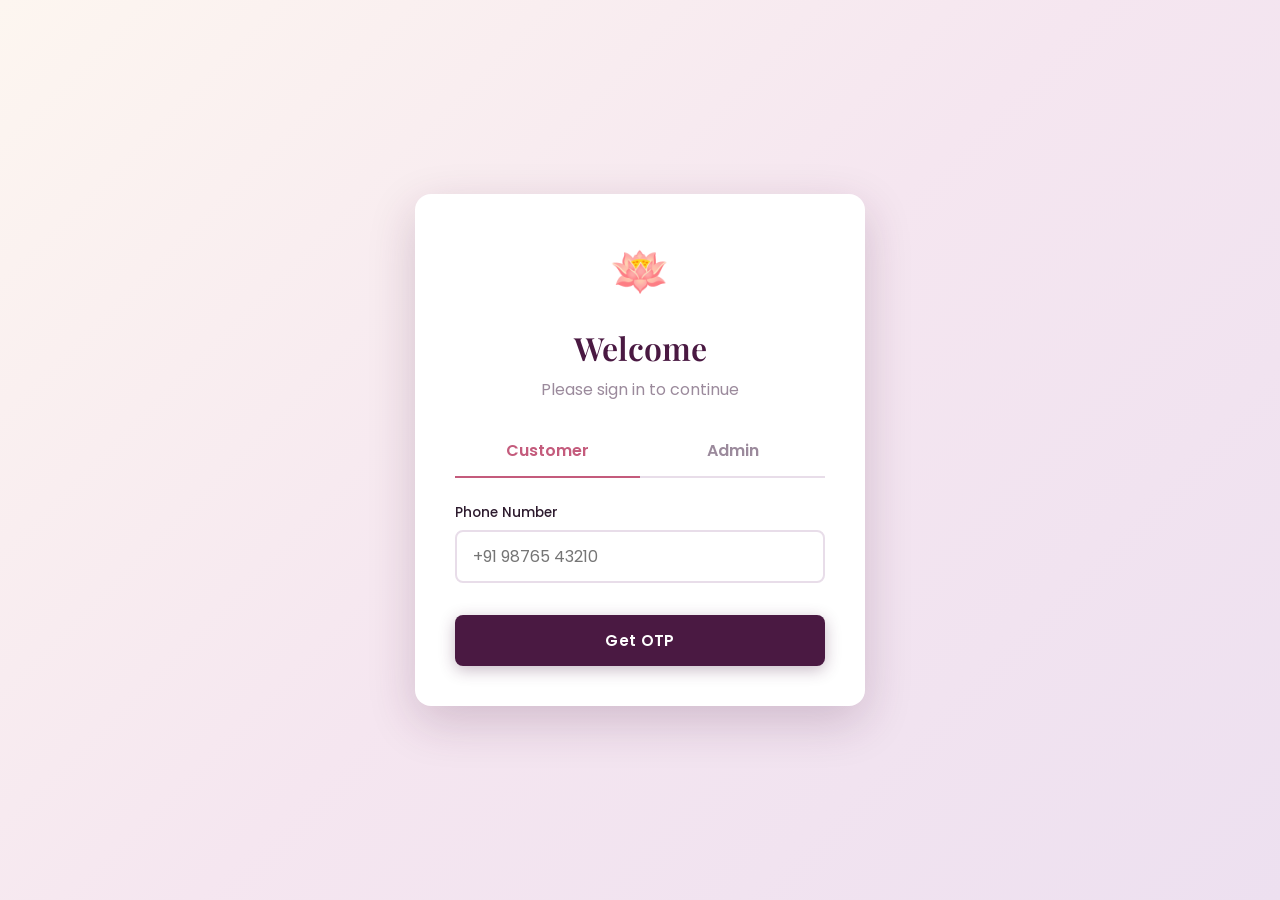
<file: index.html>
<!DOCTYPE html>
<html lang="en">
<head>
  <meta charset="UTF-8">
  <meta name="viewport" content="width=device-width, initial-scale=1.0">
  <title>Login | Shreeradhe</title>
  <link rel="stylesheet" href="css/style.css">
  <style>
    .auth-page {
      min-height: 100vh;
      display: flex;
      align-items: center;
      justify-content: center;
      background: linear-gradient(135deg, #FDF6F0 0%, #f5e6f0 50%, #ede0f0 100%);
      padding: 20px;
    }
    .auth-card {
      background: #fff;
      border-radius: var(--radius-lg);
      box-shadow: var(--shadow-xl);
      width: 100%;
      max-width: 450px;
      padding: 40px;
      text-align: center;
    }
    .auth-logo {
      font-size: 3rem;
      margin-bottom: 16px;
    }
    .auth-title {
      font-family: var(--font-heading);
      font-size: 2rem;
      color: var(--secondary);
      margin-bottom: 8px;
    }
    .auth-tabs {
      display: flex;
      margin-bottom: 24px;
      border-bottom: 2px solid var(--border);
    }
    .auth-tab {
      flex: 1;
      padding: 12px;
      font-weight: 600;
      color: var(--text-muted);
      cursor: pointer;
      position: relative;
    }
    .auth-tab.active {
      color: var(--primary);
    }
    .auth-tab.active::after {
      content: '';
      position: absolute;
      bottom: -2px;
      left: 0;
      width: 100%;
      height: 2px;
      background: var(--primary);
    }
    .auth-form {
      display: none;
      text-align: left;
    }
    .auth-form.active {
      display: block;
    }
    .otp-section {
      display: none;
      margin-top: 16px;
    }
    .otp-section.show {
      display: block;
    }
  </style>
</head>
<body>
  
  <div class="auth-page">
    <div class="auth-card reveal visible">
      <div class="auth-logo">🪷</div>
      <h1 class="auth-title">Welcome</h1>
      <p class="text-muted mb-3">Please sign in to continue</p>
      
      <div class="auth-tabs">
        <div class="auth-tab active" onclick="switchTab('user')">Customer</div>
        <div class="auth-tab" onclick="switchTab('admin')">Admin</div>
      </div>

      <!-- Customer Form -->
      <form id="userForm" class="auth-form active" onsubmit="handleUserAuth(event)">
        <div class="form-group" id="phoneGroup">
          <label>Phone Number</label>
          <input type="tel" id="userPhone" placeholder="+91 98765 43210" required>
        </div>
        
        <button type="button" id="btnGetOtp" class="btn btn-secondary" style="width:100%; margin-top:16px;" onclick="generateOTP()">Get OTP</button>

        <div class="otp-section" id="otpSection">
          <div class="form-group">
            <label>Enter 4-digit OTP</label>
            <input type="text" id="userOtp" placeholder="XXXX" maxlength="4">
          </div>
          <button type="submit" class="btn btn-primary" style="width:100%; margin-top:16px;">Verify & Login</button>
        </div>
        
        <div id="userError" class="text-danger mt-2" style="display:none; color:var(--error); font-size:0.9rem; text-align:center;"></div>
      </form>

      <!-- Admin Form -->
      <form id="adminForm" class="auth-form" onsubmit="handleAdminAuth(event)">
        <div class="form-group mb-2">
          <label>Username</label>
          <input type="text" id="adminUser" required>
        </div>
        <div class="form-group">
          <label>Password</label>
          <input type="password" id="adminPass" required>
        </div>
        <button type="submit" class="btn btn-primary" style="width:100%; margin-top:24px;">Admin Login</button>
        <div id="adminError" class="text-danger mt-2" style="display:none; color:var(--error); font-size:0.9rem; text-align:center;">Invalid credentials</div>
      </form>
    </div>
  </div>

  <script>
    // Tab Switching logic
    function switchTab(tab) {
      document.querySelectorAll('.auth-tab').forEach(el => el.classList.remove('active'));
      document.querySelectorAll('.auth-form').forEach(el => el.classList.remove('active'));
      
      if (tab === 'user') {
        document.querySelectorAll('.auth-tab')[0].classList.add('active');
        document.getElementById('userForm').classList.add('active');
      } else {
        document.querySelectorAll('.auth-tab')[1].classList.add('active');
        document.getElementById('adminForm').classList.add('active');
      }
    }

    // Customer OTP Simulation
    let currentOTP = null;

    function generateOTP() {
      const phone = document.getElementById('userPhone').value.trim();
      if (!phone || phone.length < 10) {
        showError('userError', 'Please enter a valid phone number');
        return;
      }
      
      // Simulate API call to send SMS
      document.getElementById('btnGetOtp').textContent = 'Sending...';
      document.getElementById('btnGetOtp').disabled = true;
      
      setTimeout(() => {
        // Generate random 4 digit code
        currentOTP = Math.floor(1000 + Math.random() * 9000).toString();
        
        document.getElementById('btnGetOtp').style.display = 'none';
        document.getElementById('otpSection').classList.add('show');
        document.getElementById('userError').style.display = 'none';
        
        // Show Toast Notification to simulate receiving an SMS
        showToast(`SIMULATED SMS: Your Shreeradhe OTP is ${currentOTP}`, 'info');
      }, 800);
    }

    function handleUserAuth(e) {
      e.preventDefault();
      const enteredOtp = document.getElementById('userOtp').value.trim();
      const phone = document.getElementById('userPhone').value.trim();
      
      if (enteredOtp === currentOTP) {
        sessionStorage.setItem('sr_user_logged_in', 'true');
        sessionStorage.setItem('sr_user_phone', phone);
        window.location.href = 'home.html';
      } else {
        showError('userError', 'Invalid OTP. Please try again.');
      }
    }

    // Admin Auth Logic
    function handleAdminAuth(e) {
      e.preventDefault();
      const user = document.getElementById('adminUser').value.trim();
      const pass = document.getElementById('adminPass').value.trim();
      
      if (user === 'admin' && pass === 'shreeradhe2026') {
        sessionStorage.setItem('sr_admin_logged_in', 'true');
        window.location.href = 'admin.html';
      } else {
        showError('adminError', 'Invalid username or password');
      }
    }

    function showError(elementId, message) {
      const el = document.getElementById(elementId);
      el.textContent = message;
      el.style.display = 'block';
    }

    // Minimal Toast Implementation for the auth page
    function showToast(message, type = 'success') {
      let container = document.querySelector('.toast-container');
      if (!container) {
        container = document.createElement('div');
        container.className = 'toast-container';
        document.body.appendChild(container);
      }
      const toast = document.createElement('div');
      toast.className = `toast ${type}`;
      toast.innerHTML = `<span style="font-weight:600; font-size: 1.1rem; padding: 8px 16px;">${message}</span>`;
      container.appendChild(toast);
      
      setTimeout(() => {
        toast.style.opacity = '0';
        setTimeout(() => toast.remove(), 300);
      }, 5000);
    }
  </script>
</body>
</html>
</file>
<file: css/style.css>
/* ============================================
   SHREERADHE — Women's Clothing E-Commerce
   Complete Design System & Styles
   ============================================ */

/* ---------- Google Fonts ---------- */
@import url('https://fonts.googleapis.com/css2?family=Playfair+Display:ital,wght@0,400;0,500;0,600;0,700;1,400;1,500&family=Poppins:wght@300;400;500;600;700&display=swap');

/* ---------- CSS Variables ---------- */
:root {
  --primary: #C45B7C;
  --primary-light: #e8899f;
  --primary-dark: #a3405f;
  --secondary: #4A1942;
  --secondary-light: #6b2d63;
  --accent: #D4A853;
  --accent-light: #e6c97a;
  --bg: #FDF6F0;
  --bg-card: #FFFFFF;
  --bg-dark: #2D1B2E;
  --text: #2D1B2E;
  --text-light: #6B5A6C;
  --text-muted: #9B8A9C;
  --border: #E8DDE9;
  --success: #4CAF50;
  --error: #E53935;
  --warning: #FF9800;
  --shadow-sm: 0 2px 8px rgba(74, 25, 66, 0.08);
  --shadow-md: 0 4px 16px rgba(74, 25, 66, 0.12);
  --shadow-lg: 0 8px 32px rgba(74, 25, 66, 0.16);
  --shadow-xl: 0 16px 48px rgba(74, 25, 66, 0.2);
  --radius-sm: 8px;
  --radius-md: 12px;
  --radius-lg: 16px;
  --radius-xl: 24px;
  --radius-full: 50%;
  --transition: all 0.3s cubic-bezier(0.4, 0, 0.2, 1);
  --transition-fast: all 0.15s ease;
  --transition-slow: all 0.5s cubic-bezier(0.4, 0, 0.2, 1);
  --font-heading: 'Playfair Display', Georgia, serif;
  --font-body: 'Poppins', 'Segoe UI', sans-serif;
  --max-width: 1280px;
  --nav-height: 72px;
}

/* ---------- Reset & Base ---------- */
*, *::before, *::after {
  margin: 0;
  padding: 0;
  box-sizing: border-box;
}

html {
  scroll-behavior: smooth;
  font-size: 16px;
}

body {
  font-family: var(--font-body);
  background: var(--bg);
  color: var(--text);
  line-height: 1.6;
  -webkit-font-smoothing: antialiased;
  -moz-osx-font-smoothing: grayscale;
  overflow-x: hidden;
}

a {
  text-decoration: none;
  color: inherit;
  transition: var(--transition-fast);
}

img {
  max-width: 100%;
  display: block;
}

button {
  cursor: pointer;
  border: none;
  background: none;
  font-family: inherit;
  font-size: inherit;
  transition: var(--transition);
}

input, select, textarea {
  font-family: inherit;
  font-size: inherit;
  border: 2px solid var(--border);
  border-radius: var(--radius-sm);
  padding: 12px 16px;
  outline: none;
  transition: var(--transition);
  background: var(--bg-card);
  color: var(--text);
  width: 100%;
}

input:focus, select:focus, textarea:focus {
  border-color: var(--primary);
  box-shadow: 0 0 0 4px rgba(196, 91, 124, 0.15);
}

ul, ol { list-style: none; }

h1, h2, h3, h4, h5, h6 {
  font-family: var(--font-heading);
  font-weight: 600;
  line-height: 1.3;
  color: var(--secondary);
}

h1 { font-size: clamp(2rem, 5vw, 3.5rem); }
h2 { font-size: clamp(1.5rem, 3.5vw, 2.5rem); }
h3 { font-size: clamp(1.2rem, 2.5vw, 1.75rem); }
h4 { font-size: 1.25rem; }

.container {
  max-width: var(--max-width);
  margin: 0 auto;
  padding: 0 20px;
}

.section {
  padding: 80px 0;
}

.section-title {
  text-align: center;
  margin-bottom: 48px;
  position: relative;
}

.section-title h2 {
  margin-bottom: 8px;
}

.section-title p {
  color: var(--text-light);
  font-size: 1.05rem;
}

.section-title::after {
  content: '';
  display: block;
  width: 60px;
  height: 3px;
  background: linear-gradient(90deg, var(--primary), var(--accent));
  margin: 16px auto 0;
  border-radius: 2px;
}

/* ---------- Utility Classes ---------- */
.text-center { text-align: center; }
.text-primary { color: var(--primary); }
.text-accent { color: var(--accent); }
.text-muted { color: var(--text-muted); }
.fw-500 { font-weight: 500; }
.fw-600 { font-weight: 600; }
.mt-1 { margin-top: 8px; }
.mt-2 { margin-top: 16px; }
.mt-3 { margin-top: 24px; }
.mb-1 { margin-bottom: 8px; }
.mb-2 { margin-bottom: 16px; }
.mb-3 { margin-bottom: 24px; }
.gap-1 { gap: 8px; }
.gap-2 { gap: 16px; }
.gap-3 { gap: 24px; }
.flex { display: flex; }
.flex-col { flex-direction: column; }
.flex-wrap { flex-wrap: wrap; }
.items-center { align-items: center; }
.justify-center { justify-content: center; }
.justify-between { justify-content: space-between; }

.sr-only {
  position: absolute;
  width: 1px;
  height: 1px;
  padding: 0;
  margin: -1px;
  overflow: hidden;
  clip: rect(0, 0, 0, 0);
  border: 0;
}

/* ---------- Buttons ---------- */
.btn {
  display: inline-flex;
  align-items: center;
  justify-content: center;
  gap: 8px;
  padding: 14px 32px;
  border-radius: var(--radius-sm);
  font-weight: 600;
  font-size: 0.95rem;
  letter-spacing: 0.3px;
  transition: var(--transition);
  position: relative;
  overflow: hidden;
  white-space: nowrap;
}

.btn::before {
  content: '';
  position: absolute;
  top: 0;
  left: -100%;
  width: 100%;
  height: 100%;
  background: linear-gradient(90deg, transparent, rgba(255,255,255,0.2), transparent);
  transition: left 0.5s;
}

.btn:hover::before {
  left: 100%;
}

.btn-primary {
  background: linear-gradient(135deg, var(--primary), var(--primary-dark));
  color: #fff;
  box-shadow: 0 4px 16px rgba(196, 91, 124, 0.35);
}

.btn-primary:hover {
  transform: translateY(-2px);
  box-shadow: 0 6px 24px rgba(196, 91, 124, 0.45);
}

.btn-secondary {
  background: var(--secondary);
  color: #fff;
  box-shadow: 0 4px 16px rgba(74, 25, 66, 0.3);
}

.btn-secondary:hover {
  transform: translateY(-2px);
  background: var(--secondary-light);
}

.btn-outline {
  border: 2px solid var(--primary);
  color: var(--primary);
  background: transparent;
}

.btn-outline:hover {
  background: var(--primary);
  color: #fff;
  transform: translateY(-2px);
}

.btn-accent {
  background: linear-gradient(135deg, var(--accent), #c9972f);
  color: var(--secondary);
  font-weight: 700;
}

.btn-accent:hover {
  transform: translateY(-2px);
  box-shadow: 0 6px 24px rgba(212, 168, 83, 0.4);
}

.btn-whatsapp {
  background: linear-gradient(135deg, #25D366, #128C7E);
  color: #fff;
  box-shadow: 0 4px 16px rgba(37, 211, 102, 0.35);
}

.btn-whatsapp:hover {
  transform: translateY(-2px);
  box-shadow: 0 6px 24px rgba(37, 211, 102, 0.5);
}

.btn-sm {
  padding: 8px 18px;
  font-size: 0.85rem;
}

.btn-lg {
  padding: 18px 40px;
  font-size: 1.05rem;
}

.btn-icon {
  width: 44px;
  height: 44px;
  padding: 0;
  border-radius: var(--radius-full);
  display: inline-flex;
  align-items: center;
  justify-content: center;
}

.btn-danger {
  background: var(--error);
  color: #fff;
}

.btn-danger:hover {
  background: #c62828;
  transform: translateY(-2px);
}

/* ---------- Navigation ---------- */
.navbar {
  position: fixed;
  top: 0;
  left: 0;
  right: 0;
  z-index: 1000;
  background: rgba(253, 246, 240, 0.92);
  backdrop-filter: blur(20px);
  -webkit-backdrop-filter: blur(20px);
  border-bottom: 1px solid rgba(232, 221, 233, 0.5);
  height: var(--nav-height);
  transition: var(--transition);
}

.navbar.scrolled {
  box-shadow: var(--shadow-md);
  background: rgba(253, 246, 240, 0.97);
}

.nav-container {
  max-width: var(--max-width);
  margin: 0 auto;
  padding: 0 20px;
  display: flex;
  align-items: center;
  justify-content: space-between;
  height: 100%;
}

.nav-logo {
  font-family: var(--font-heading);
  font-size: 1.8rem;
  font-weight: 700;
  color: var(--secondary);
  letter-spacing: 1px;
  display: flex;
  align-items: center;
  gap: 8px;
}

.nav-logo .logo-icon {
  font-size: 1.5rem;
}

.nav-links {
  display: flex;
  align-items: center;
  gap: 32px;
}

.nav-links a {
  font-weight: 500;
  font-size: 0.95rem;
  color: var(--text);
  position: relative;
  padding: 4px 0;
}

.nav-links a::after {
  content: '';
  position: absolute;
  bottom: -2px;
  left: 0;
  width: 0;
  height: 2px;
  background: linear-gradient(90deg, var(--primary), var(--accent));
  transition: width 0.3s;
  border-radius: 1px;
}

.nav-links a:hover::after,
.nav-links a.active::after {
  width: 100%;
}

.nav-links a:hover {
  color: var(--primary);
}

.nav-links a.active {
  color: var(--primary);
  font-weight: 600;
}

.nav-actions {
  display: flex;
  align-items: center;
  gap: 12px;
}

.nav-action-btn {
  width: 42px;
  height: 42px;
  border-radius: var(--radius-full);
  display: flex;
  align-items: center;
  justify-content: center;
  color: var(--text);
  font-size: 1.2rem;
  transition: var(--transition);
  position: relative;
  background: transparent;
}

.nav-action-btn:hover {
  background: rgba(196, 91, 124, 0.1);
  color: var(--primary);
}

.cart-badge {
  position: absolute;
  top: 2px;
  right: 0px;
  background: var(--primary);
  color: #fff;
  font-size: 0.65rem;
  font-weight: 700;
  width: 18px;
  height: 18px;
  border-radius: var(--radius-full);
  display: flex;
  align-items: center;
  justify-content: center;
  border: 2px solid var(--bg);
  animation: none;
}

.cart-badge.bump {
  animation: cartBump 0.4s ease;
}

@keyframes cartBump {
  0% { transform: scale(1); }
  50% { transform: scale(1.4); }
  100% { transform: scale(1); }
}

.lang-toggle {
  display: flex;
  align-items: center;
  background: rgba(74, 25, 66, 0.08);
  border-radius: 20px;
  padding: 4px;
  gap: 2px;
  font-size: 0.8rem;
  font-weight: 600;
}

.lang-toggle span {
  padding: 4px 10px;
  border-radius: 16px;
  cursor: pointer;
  transition: var(--transition);
  color: var(--text-light);
}

.lang-toggle span.active {
  background: var(--primary);
  color: #fff;
}

/* Hamburger */
.hamburger {
  display: none;
  flex-direction: column;
  gap: 5px;
  cursor: pointer;
  padding: 8px;
  z-index: 1001;
}

.hamburger span {
  width: 24px;
  height: 2.5px;
  background: var(--text);
  border-radius: 2px;
  transition: var(--transition);
}

.hamburger.active span:nth-child(1) {
  transform: rotate(45deg) translate(5px, 5px);
}

.hamburger.active span:nth-child(2) {
  opacity: 0;
}

.hamburger.active span:nth-child(3) {
  transform: rotate(-45deg) translate(5px, -5px);
}

/* Mobile Nav */
.mobile-nav {
  display: none;
  position: fixed;
  top: 0;
  right: -100%;
  width: 80%;
  max-width: 360px;
  height: 100vh;
  background: var(--bg-card);
  box-shadow: var(--shadow-xl);
  z-index: 999;
  padding: 100px 32px 32px;
  transition: right 0.4s cubic-bezier(0.4, 0, 0.2, 1);
  overflow-y: auto;
}

.mobile-nav.open {
  right: 0;
}

.mobile-nav a {
  display: block;
  padding: 16px 0;
  font-size: 1.1rem;
  font-weight: 500;
  color: var(--text);
  border-bottom: 1px solid var(--border);
  transition: var(--transition);
}

.mobile-nav a:hover,
.mobile-nav a.active {
  color: var(--primary);
  padding-left: 8px;
}

.nav-overlay {
  display: none;
  position: fixed;
  top: 0;
  left: 0;
  width: 100%;
  height: 100%;
  background: rgba(45, 27, 46, 0.5);
  z-index: 998;
  opacity: 0;
  transition: opacity 0.3s;
}

.nav-overlay.show {
  opacity: 1;
}

/* ---------- Hero Section ---------- */
.hero {
  min-height: 100vh;
  display: flex;
  align-items: center;
  position: relative;
  overflow: hidden;
  padding-top: var(--nav-height);
  background: linear-gradient(135deg, #FDF6F0 0%, #f5e6f0 50%, #ede0f0 100%);
}

.hero-bg {
  position: absolute;
  top: 0;
  left: 0;
  width: 100%;
  height: 100%;
  z-index: 0;
}

.hero-bg img {
  width: 100%;
  height: 100%;
  object-fit: cover;
  opacity: 0.2;
}

.hero-content {
  position: relative;
  z-index: 1;
  max-width: 640px;
  padding: 40px 0;
}

.hero-badge {
  display: inline-block;
  background: linear-gradient(135deg, var(--accent), #c9972f);
  color: var(--secondary);
  padding: 6px 20px;
  border-radius: 20px;
  font-size: 0.85rem;
  font-weight: 600;
  letter-spacing: 1px;
  text-transform: uppercase;
  margin-bottom: 20px;
  animation: fadeInDown 0.6s ease;
}

.hero h1 {
  font-size: clamp(2.5rem, 6vw, 4.2rem);
  margin-bottom: 20px;
  line-height: 1.15;
  animation: fadeInUp 0.6s ease 0.2s both;
}

.hero h1 span {
  background: linear-gradient(135deg, var(--primary), var(--accent));
  -webkit-background-clip: text;
  -webkit-text-fill-color: transparent;
  background-clip: text;
}

.hero p {
  font-size: 1.15rem;
  color: var(--text-light);
  margin-bottom: 32px;
  max-width: 500px;
  animation: fadeInUp 0.6s ease 0.4s both;
}

.hero-buttons {
  display: flex;
  gap: 16px;
  flex-wrap: wrap;
  animation: fadeInUp 0.6s ease 0.6s both;
}

.hero-shapes {
  position: absolute;
  top: 0;
  right: 0;
  width: 50%;
  height: 100%;
  z-index: 0;
  overflow: hidden;
}

.hero-shape {
  position: absolute;
  border-radius: var(--radius-full);
  opacity: 0.15;
}

.hero-shape:nth-child(1) {
  width: 400px;
  height: 400px;
  background: var(--primary);
  top: 10%;
  right: -5%;
  animation: float 8s ease-in-out infinite;
}

.hero-shape:nth-child(2) {
  width: 300px;
  height: 300px;
  background: var(--accent);
  bottom: 15%;
  right: 15%;
  animation: float 6s ease-in-out infinite reverse;
}

.hero-shape:nth-child(3) {
  width: 200px;
  height: 200px;
  background: var(--secondary);
  top: 30%;
  right: 30%;
  animation: float 10s ease-in-out infinite;
}

@keyframes float {
  0%, 100% { transform: translateY(0) rotate(0deg); }
  50% { transform: translateY(-30px) rotate(5deg); }
}

/* ---------- Categories ---------- */
.categories-grid {
  display: grid;
  grid-template-columns: repeat(4, 1fr);
  gap: 24px;
}

.category-card {
  position: relative;
  height: 320px;
  border-radius: var(--radius-lg);
  overflow: hidden;
  cursor: pointer;
  group: true;
}

.category-card img {
  width: 100%;
  height: 100%;
  object-fit: cover;
  transition: transform 0.6s cubic-bezier(0.4, 0, 0.2, 1);
}

.category-card:hover img {
  transform: scale(1.08);
}

.category-overlay {
  position: absolute;
  inset: 0;
  background: linear-gradient(to top, rgba(74, 25, 66, 0.85) 0%, transparent 60%);
  display: flex;
  flex-direction: column;
  justify-content: flex-end;
  padding: 24px;
  transition: var(--transition);
}

.category-card:hover .category-overlay {
  background: linear-gradient(to top, rgba(74, 25, 66, 0.95) 0%, rgba(74, 25, 66, 0.2) 80%);
}

.category-overlay h3 {
  color: #fff;
  font-size: 1.3rem;
  margin-bottom: 4px;
}

.category-overlay p {
  color: rgba(255,255,255,0.75);
  font-size: 0.85rem;
}

.category-overlay .cat-arrow {
  position: absolute;
  top: 20px;
  right: 20px;
  width: 40px;
  height: 40px;
  border-radius: var(--radius-full);
  background: rgba(255,255,255,0.2);
  display: flex;
  align-items: center;
  justify-content: center;
  color: #fff;
  font-size: 1.2rem;
  transform: translate(20px, -20px);
  opacity: 0;
  transition: var(--transition);
}

.category-card:hover .cat-arrow {
  transform: translate(0, 0);
  opacity: 1;
}

/* ---------- Product Cards ---------- */
.products-grid {
  display: grid;
  grid-template-columns: repeat(auto-fill, minmax(260px, 1fr));
  gap: 24px;
}

.product-card {
  background: var(--bg-card);
  border-radius: var(--radius-md);
  overflow: hidden;
  box-shadow: var(--shadow-sm);
  transition: var(--transition);
  position: relative;
}

.product-card:hover {
  transform: translateY(-6px);
  box-shadow: var(--shadow-lg);
}

.product-image {
  position: relative;
  height: 320px;
  overflow: hidden;
  background: #f5eff5;
}

.product-image img {
  width: 100%;
  height: 100%;
  object-fit: cover;
  transition: transform 0.5s;
}

.product-card:hover .product-image img {
  transform: scale(1.06);
}

.product-badges {
  position: absolute;
  top: 12px;
  left: 12px;
  display: flex;
  flex-direction: column;
  gap: 6px;
  z-index: 2;
}

.badge {
  padding: 4px 12px;
  border-radius: 20px;
  font-size: 0.72rem;
  font-weight: 700;
  text-transform: uppercase;
  letter-spacing: 0.5px;
}

.badge-new {
  background: var(--primary);
  color: #fff;
}

.badge-sale {
  background: var(--error);
  color: #fff;
}

.badge-trending {
  background: var(--accent);
  color: var(--secondary);
}

.product-actions {
  position: absolute;
  top: 12px;
  right: 12px;
  display: flex;
  flex-direction: column;
  gap: 8px;
  opacity: 0;
  transform: translateX(10px);
  transition: var(--transition);
  z-index: 2;
}

.product-card:hover .product-actions {
  opacity: 1;
  transform: translateX(0);
}

.product-action-btn {
  width: 38px;
  height: 38px;
  border-radius: var(--radius-full);
  background: rgba(255,255,255,0.95);
  display: flex;
  align-items: center;
  justify-content: center;
  font-size: 1rem;
  color: var(--text);
  box-shadow: var(--shadow-sm);
  transition: var(--transition);
  cursor: pointer;
  border: none;
}

.product-action-btn:hover {
  background: var(--primary);
  color: #fff;
  transform: scale(1.1);
}

.product-action-btn.wishlisted {
  background: var(--primary);
  color: #fff;
}

.product-quick-add {
  position: absolute;
  bottom: 0;
  left: 0;
  right: 0;
  padding: 12px;
  background: rgba(255,255,255,0.95);
  backdrop-filter: blur(10px);
  transform: translateY(100%);
  transition: transform 0.3s cubic-bezier(0.4, 0, 0.2, 1);
  z-index: 2;
}

.product-card:hover .product-quick-add {
  transform: translateY(0);
}

.product-quick-add .btn {
  width: 100%;
}

.product-info {
  padding: 16px;
}

.product-category-label {
  font-size: 0.75rem;
  color: var(--primary);
  text-transform: uppercase;
  letter-spacing: 1px;
  font-weight: 600;
  margin-bottom: 4px;
}

.product-name {
  font-family: var(--font-body);
  font-size: 1rem;
  font-weight: 500;
  color: var(--text);
  margin-bottom: 8px;
  display: -webkit-box;
  -webkit-line-clamp: 2;
  -webkit-box-orient: vertical;
  overflow: hidden;
}

.product-name:hover {
  color: var(--primary);
}

.product-price {
  display: flex;
  align-items: center;
  gap: 8px;
}

.current-price {
  font-size: 1.15rem;
  font-weight: 700;
  color: var(--secondary);
}

.original-price {
  font-size: 0.9rem;
  color: var(--text-muted);
  text-decoration: line-through;
}

.discount-percent {
  font-size: 0.78rem;
  font-weight: 600;
  color: var(--success);
  background: rgba(76, 175, 80, 0.1);
  padding: 2px 8px;
  border-radius: 4px;
}

.product-rating {
  display: flex;
  align-items: center;
  gap: 4px;
  margin-top: 8px;
}

.stars {
  color: var(--accent);
  font-size: 0.85rem;
}

.rating-count {
  font-size: 0.8rem;
  color: var(--text-muted);
}

/* ---------- Product Scroll Row ---------- */
.product-scroll {
  display: flex;
  gap: 24px;
  overflow-x: auto;
  scroll-snap-type: x mandatory;
  -webkit-overflow-scrolling: touch;
  padding: 8px 0 24px;
  scrollbar-width: none;
}

.product-scroll::-webkit-scrollbar { display: none; }

.product-scroll .product-card {
  flex: 0 0 280px;
  scroll-snap-align: start;
}

/* ---------- Brand Story / Parallax ---------- */
.brand-story {
  position: relative;
  padding: 120px 0;
  background: var(--secondary);
  color: #fff;
  overflow: hidden;
}

.brand-story::before {
  content: '';
  position: absolute;
  top: -50px;
  left: 0;
  right: 0;
  height: 100px;
  background: var(--bg);
  clip-path: ellipse(60% 100% at 50% 0%);
}

.brand-story::after {
  content: '';
  position: absolute;
  bottom: -50px;
  left: 0;
  right: 0;
  height: 100px;
  background: var(--bg);
  clip-path: ellipse(60% 100% at 50% 100%);
}

.brand-story-content {
  position: relative;
  z-index: 1;
  text-align: center;
  max-width: 700px;
  margin: 0 auto;
}

.brand-story h2 {
  color: #fff;
  margin-bottom: 16px;
}

.brand-story p {
  color: rgba(255,255,255,0.8);
  font-size: 1.1rem;
  margin-bottom: 32px;
}

.brand-story-shapes {
  position: absolute;
  inset: 0;
}

.brand-story-shapes span {
  position: absolute;
  border-radius: var(--radius-full);
  opacity: 0.08;
}

.brand-story-shapes span:nth-child(1) {
  width: 300px; height: 300px;
  background: var(--primary);
  top: -50px; left: -50px;
}

.brand-story-shapes span:nth-child(2) {
  width: 200px; height: 200px;
  background: var(--accent);
  bottom: -30px; right: 10%;
}

/* ---------- Newsletter ---------- */
.newsletter {
  background: linear-gradient(135deg, var(--primary) 0%, var(--secondary) 100%);
  padding: 80px 0;
  text-align: center;
  position: relative;
  overflow: hidden;
}

.newsletter h2 {
  color: #fff;
  margin-bottom: 8px;
}

.newsletter p {
  color: rgba(255,255,255,0.8);
  margin-bottom: 32px;
}

.newsletter-form {
  display: flex;
  max-width: 480px;
  margin: 0 auto;
  gap: 12px;
}

.newsletter-form input {
  flex: 1;
  border: none;
  border-radius: var(--radius-sm);
  padding: 16px 20px;
}

.newsletter-form .btn {
  flex-shrink: 0;
}

/* ---------- Footer ---------- */
.footer {
  background: var(--bg-dark);
  color: rgba(255,255,255,0.8);
  padding: 80px 0 0;
}

.footer-grid {
  display: grid;
  grid-template-columns: 2fr 1fr 1fr 1fr;
  gap: 48px;
  margin-bottom: 60px;
}

.footer-brand h3 {
  font-family: var(--font-heading);
  font-size: 1.6rem;
  color: #fff;
  margin-bottom: 16px;
}

.footer-brand p {
  font-size: 0.9rem;
  line-height: 1.7;
  margin-bottom: 20px;
}

.footer-social {
  display: flex;
  gap: 12px;
}

.footer-social a {
  width: 40px;
  height: 40px;
  border-radius: var(--radius-full);
  background: rgba(255,255,255,0.1);
  display: flex;
  align-items: center;
  justify-content: center;
  color: #fff;
  font-size: 1.1rem;
  transition: var(--transition);
}

.footer-social a:hover {
  background: var(--primary);
  transform: translateY(-3px);
}

.footer-col h4 {
  color: #fff;
  font-family: var(--font-body);
  font-size: 1rem;
  font-weight: 600;
  margin-bottom: 20px;
  text-transform: uppercase;
  letter-spacing: 1px;
}

.footer-col a {
  display: block;
  color: rgba(255,255,255,0.65);
  padding: 6px 0;
  font-size: 0.9rem;
  transition: var(--transition);
}

.footer-col a:hover {
  color: var(--primary-light);
  padding-left: 6px;
}

.footer-bottom {
  border-top: 1px solid rgba(255,255,255,0.1);
  padding: 24px 0;
  text-align: center;
  font-size: 0.85rem;
  color: rgba(255,255,255,0.5);
}

/* ---------- Shop Page ---------- */
.shop-layout {
  display: grid;
  grid-template-columns: 260px 1fr;
  gap: 32px;
  padding-top: calc(var(--nav-height) + 24px);
}

.shop-sidebar {
  position: sticky;
  top: calc(var(--nav-height) + 24px);
  align-self: start;
  background: var(--bg-card);
  border-radius: var(--radius-md);
  padding: 24px;
  box-shadow: var(--shadow-sm);
  max-height: calc(100vh - var(--nav-height) - 48px);
  overflow-y: auto;
}

.filter-group {
  margin-bottom: 28px;
}

.filter-group h4 {
  font-family: var(--font-body);
  font-size: 0.9rem;
  font-weight: 600;
  text-transform: uppercase;
  letter-spacing: 0.5px;
  color: var(--secondary);
  margin-bottom: 14px;
  display: flex;
  align-items: center;
  justify-content: space-between;
  cursor: pointer;
}

.filter-group h4 .arrow {
  transition: transform 0.3s;
}

.filter-group.collapsed h4 .arrow {
  transform: rotate(-90deg);
}

.filter-group.collapsed .filter-options {
  display: none;
}

.filter-option {
  display: flex;
  align-items: center;
  gap: 10px;
  padding: 6px 0;
  cursor: pointer;
  font-size: 0.9rem;
  color: var(--text-light);
  transition: var(--transition-fast);
}

.filter-option:hover {
  color: var(--primary);
}

.filter-option input[type="checkbox"] {
  width: 18px;
  height: 18px;
  accent-color: var(--primary);
  cursor: pointer;
}

.color-swatches {
  display: flex;
  flex-wrap: wrap;
  gap: 8px;
}

.color-swatch {
  width: 30px;
  height: 30px;
  border-radius: var(--radius-full);
  cursor: pointer;
  border: 3px solid transparent;
  transition: var(--transition);
  position: relative;
}

.color-swatch:hover,
.color-swatch.active {
  border-color: var(--primary);
  transform: scale(1.15);
}

.color-swatch.active::after {
  content: '✓';
  position: absolute;
  inset: 0;
  display: flex;
  align-items: center;
  justify-content: center;
  color: #fff;
  font-size: 0.7rem;
  font-weight: 700;
  text-shadow: 0 1px 2px rgba(0,0,0,0.3);
}

.price-range-container {
  padding: 8px 0;
}

.price-range-slider {
  width: 100%;
  -webkit-appearance: none;
  height: 4px;
  background: var(--border);
  border-radius: 2px;
  outline: none;
  border: none;
  padding: 0;
}

.price-range-slider::-webkit-slider-thumb {
  -webkit-appearance: none;
  width: 20px;
  height: 20px;
  border-radius: var(--radius-full);
  background: var(--primary);
  cursor: pointer;
  box-shadow: 0 2px 6px rgba(196, 91, 124, 0.4);
}

.price-display {
  display: flex;
  justify-content: space-between;
  font-size: 0.85rem;
  color: var(--text-light);
  margin-top: 8px;
}

.shop-header {
  display: flex;
  align-items: center;
  justify-content: space-between;
  margin-bottom: 24px;
  flex-wrap: wrap;
  gap: 16px;
}

.shop-header h2 {
  font-size: 1.5rem;
}

.shop-result-count {
  color: var(--text-muted);
  font-size: 0.9rem;
}

.shop-sort select {
  padding: 10px 16px;
  border-radius: var(--radius-sm);
  width: auto;
  min-width: 180px;
  cursor: pointer;
}

.mobile-filter-btn {
  display: none;
  width: 100%;
  margin-bottom: 16px;
}

.load-more {
  text-align: center;
  margin-top: 40px;
}

/* ---------- Product Detail Page ---------- */
.product-detail {
  padding-top: calc(var(--nav-height) + 40px);
}

.product-detail-grid {
  display: grid;
  grid-template-columns: 1fr 1fr;
  gap: 48px;
  align-items: start;
}

.product-gallery {
  position: sticky;
  top: calc(var(--nav-height) + 24px);
}

.gallery-main {
  width: 100%;
  height: 500px;
  border-radius: var(--radius-lg);
  overflow: hidden;
  background: #f5eff5;
  margin-bottom: 16px;
  cursor: zoom-in;
  position: relative;
}

.gallery-main img {
  width: 100%;
  height: 100%;
  object-fit: cover;
  transition: transform 0.3s;
}

.gallery-main:hover img {
  transform: scale(1.5);
}

.gallery-thumbs {
  display: flex;
  gap: 12px;
}

.gallery-thumb {
  width: 80px;
  height: 80px;
  border-radius: var(--radius-sm);
  overflow: hidden;
  cursor: pointer;
  border: 3px solid transparent;
  transition: var(--transition);
  opacity: 0.6;
}

.gallery-thumb:hover,
.gallery-thumb.active {
  border-color: var(--primary);
  opacity: 1;
}

.gallery-thumb img {
  width: 100%;
  height: 100%;
  object-fit: cover;
}

.product-detail-info h1 {
  font-size: 2rem;
  margin-bottom: 8px;
}

.product-detail-info .product-category-label {
  margin-bottom: 12px;
}

.detail-price {
  display: flex;
  align-items: center;
  gap: 12px;
  margin-bottom: 20px;
}

.detail-price .current-price {
  font-size: 1.8rem;
}

.detail-price .original-price {
  font-size: 1.1rem;
}

.detail-description {
  color: var(--text-light);
  font-size: 0.95rem;
  line-height: 1.8;
  margin-bottom: 24px;
}

.detail-options {
  margin-bottom: 24px;
}

.option-label {
  font-weight: 600;
  font-size: 0.9rem;
  margin-bottom: 10px;
  color: var(--text);
}

.size-options {
  display: flex;
  gap: 10px;
  flex-wrap: wrap;
  margin-bottom: 20px;
}

.size-btn {
  width: 48px;
  height: 48px;
  border-radius: var(--radius-sm);
  border: 2px solid var(--border);
  display: flex;
  align-items: center;
  justify-content: center;
  font-weight: 600;
  font-size: 0.9rem;
  cursor: pointer;
  transition: var(--transition);
  background: var(--bg-card);
  color: var(--text);
}

.size-btn:hover {
  border-color: var(--primary);
  color: var(--primary);
}

.size-btn.active {
  background: var(--primary);
  border-color: var(--primary);
  color: #fff;
}

.size-btn.out-of-stock {
  opacity: 0.4;
  cursor: not-allowed;
  text-decoration: line-through;
}

.color-options {
  display: flex;
  gap: 12px;
  margin-bottom: 20px;
}

.detail-color-swatch {
  width: 36px;
  height: 36px;
  border-radius: var(--radius-full);
  cursor: pointer;
  border: 3px solid transparent;
  transition: var(--transition);
  box-shadow: var(--shadow-sm);
}

.detail-color-swatch:hover,
.detail-color-swatch.active {
  border-color: var(--secondary);
  transform: scale(1.15);
}

.quantity-selector {
  display: flex;
  align-items: center;
  gap: 0;
  margin-bottom: 24px;
  border: 2px solid var(--border);
  border-radius: var(--radius-sm);
  width: fit-content;
  overflow: hidden;
}

.qty-btn {
  width: 44px;
  height: 44px;
  display: flex;
  align-items: center;
  justify-content: center;
  font-size: 1.2rem;
  background: var(--bg);
  color: var(--text);
  cursor: pointer;
  transition: var(--transition);
  border: none;
}

.qty-btn:hover {
  background: var(--primary);
  color: #fff;
}

.qty-value {
  width: 50px;
  text-align: center;
  font-weight: 600;
  font-size: 1rem;
  border: none;
  padding: 0;
}

.detail-buttons {
  display: flex;
  gap: 12px;
  margin-bottom: 24px;
  flex-wrap: wrap;
}

.detail-buttons .btn {
  flex: 1;
  min-width: 180px;
}

.size-guide-link {
  font-size: 0.85rem;
  color: var(--primary);
  text-decoration: underline;
  cursor: pointer;
  display: inline-block;
  margin-left: 12px;
}

/* Product Tabs */
.product-tabs {
  margin-top: 60px;
  border-top: 1px solid var(--border);
}

.tab-headers {
  display: flex;
  border-bottom: 2px solid var(--border);
}

.tab-header {
  padding: 16px 32px;
  font-weight: 600;
  font-size: 0.95rem;
  color: var(--text-muted);
  cursor: pointer;
  border-bottom: 3px solid transparent;
  margin-bottom: -2px;
  transition: var(--transition);
  background: none;
}

.tab-header:hover {
  color: var(--primary);
}

.tab-header.active {
  color: var(--primary);
  border-bottom-color: var(--primary);
}

.tab-content {
  display: none;
  padding: 32px 0;
  line-height: 1.8;
  color: var(--text-light);
}

.tab-content.active {
  display: block;
  animation: fadeIn 0.3s ease;
}

/* ---------- Cart Page ---------- */
.cart-page {
  padding-top: calc(var(--nav-height) + 40px);
  min-height: 100vh;
}

.cart-layout {
  display: grid;
  grid-template-columns: 1fr 380px;
  gap: 32px;
  align-items: start;
}

.cart-items {
  background: var(--bg-card);
  border-radius: var(--radius-md);
  box-shadow: var(--shadow-sm);
  overflow: hidden;
}

.cart-item {
  display: grid;
  grid-template-columns: 100px 1fr auto auto;
  gap: 20px;
  align-items: center;
  padding: 20px;
  border-bottom: 1px solid var(--border);
  transition: var(--transition);
}

.cart-item:hover {
  background: rgba(196, 91, 124, 0.03);
}

.cart-item:last-child {
  border-bottom: none;
}

.cart-item-image {
  width: 100px;
  height: 120px;
  border-radius: var(--radius-sm);
  overflow: hidden;
  background: #f5eff5;
}

.cart-item-image img {
  width: 100%;
  height: 100%;
  object-fit: cover;
}

.cart-item-info h4 {
  font-family: var(--font-body);
  font-weight: 500;
  margin-bottom: 4px;
}

.cart-item-info .item-meta {
  font-size: 0.85rem;
  color: var(--text-muted);
}

.cart-item-price {
  font-weight: 700;
  font-size: 1.1rem;
  color: var(--secondary);
  text-align: right;
}

.cart-item-remove {
  color: var(--text-muted);
  cursor: pointer;
  transition: var(--transition);
  font-size: 1.2rem;
  padding: 8px;
  border-radius: var(--radius-full);
  background: none;
  border: none;
}

.cart-item-remove:hover {
  color: var(--error);
  background: rgba(229, 57, 53, 0.08);
}

.cart-summary {
  background: var(--bg-card);
  border-radius: var(--radius-md);
  box-shadow: var(--shadow-sm);
  padding: 28px;
  position: sticky;
  top: calc(var(--nav-height) + 24px);
}

.cart-summary h3 {
  font-size: 1.2rem;
  margin-bottom: 20px;
  padding-bottom: 16px;
  border-bottom: 1px solid var(--border);
}

.summary-row {
  display: flex;
  justify-content: space-between;
  margin-bottom: 12px;
  font-size: 0.95rem;
}

.summary-row.total {
  font-weight: 700;
  font-size: 1.2rem;
  color: var(--secondary);
  padding-top: 16px;
  border-top: 2px solid var(--border);
  margin-top: 16px;
}

.summary-row .discount {
  color: var(--success);
}

.coupon-input {
  display: flex;
  gap: 8px;
  margin: 20px 0;
}

.coupon-input input {
  flex: 1;
  text-transform: uppercase;
  letter-spacing: 1px;
  font-weight: 600;
  font-size: 1.1rem;
  padding: 14px 16px;
}

.coupon-success {
  display: none;
  align-items: center;
  gap: 8px;
  color: var(--success);
  font-size: 0.85rem;
  font-weight: 500;
  margin-bottom: 12px;
  padding: 10px;
  background: rgba(76, 175, 80, 0.08);
  border-radius: var(--radius-sm);
}

.coupon-success.show { display: flex; }

.coupon-error {
  display: none;
  color: var(--error);
  font-size: 0.85rem;
  margin-bottom: 12px;
  padding: 10px;
  background: rgba(229, 57, 53, 0.08);
  border-radius: var(--radius-sm);
}

.coupon-error.show { display: block; }

.cart-summary .btn {
  width: 100%;
  margin-top: 12px;
}

/* Empty States */
.empty-state {
  text-align: center;
  padding: 80px 20px;
}

.empty-state-icon {
  font-size: 4rem;
  margin-bottom: 16px;
  opacity: 0.3;
}

.empty-state h3 {
  margin-bottom: 8px;
}

.empty-state p {
  color: var(--text-muted);
  margin-bottom: 24px;
}

/* ---------- Checkout ---------- */
.checkout-page {
  padding-top: calc(var(--nav-height) + 40px);
  min-height: 100vh;
}

.checkout-layout {
  display: grid;
  grid-template-columns: 1fr 400px;
  gap: 32px;
  align-items: start;
}

.checkout-form {
  background: var(--bg-card);
  border-radius: var(--radius-md);
  box-shadow: var(--shadow-sm);
  padding: 32px;
}

.checkout-form h3 {
  font-size: 1.2rem;
  margin-bottom: 24px;
  padding-bottom: 12px;
  border-bottom: 1px solid var(--border);
}

.form-grid {
  display: grid;
  grid-template-columns: 1fr 1fr;
  gap: 16px;
}

.form-group {
  margin-bottom: 16px;
}

.form-group.full-width {
  grid-column: 1 / -1;
}

.form-group label {
  display: block;
  font-weight: 500;
  font-size: 0.85rem;
  margin-bottom: 6px;
  color: var(--text);
}

.form-group label .required {
  color: var(--error);
}

.payment-methods {
  display: flex;
  flex-direction: column;
  gap: 12px;
  margin: 20px 0;
}

.payment-method {
  display: flex;
  align-items: center;
  gap: 14px;
  padding: 18px 20px;
  border: 2px solid var(--border);
  border-radius: var(--radius-sm);
  cursor: pointer;
  transition: var(--transition);
}

.payment-method:hover {
  border-color: var(--primary-light);
}

.payment-method.active {
  border-color: var(--primary);
  background: rgba(196, 91, 124, 0.05);
}

.payment-method input[type="radio"] {
  width: 20px;
  height: 20px;
  accent-color: var(--primary);
}

.payment-method-info {
  flex: 1;
}

.payment-method-info .method-name {
  font-weight: 600;
  font-size: 0.95rem;
}

.payment-method-info .method-desc {
  font-size: 0.8rem;
  color: var(--text-muted);
}

.payment-method-icon {
  font-size: 1.5rem;
}

.upi-details {
  display: none;
  padding: 16px;
  background: rgba(74, 25, 66, 0.04);
  border-radius: var(--radius-sm);
  margin-top: 12px;
  text-align: center;
}

.upi-details.show { display: block; }

.upi-id {
  font-size: 1.2rem;
  font-weight: 700;
  color: var(--secondary);
  margin: 8px 0;
  padding: 12px;
  background: var(--bg-card);
  border-radius: var(--radius-sm);
  border: 2px dashed var(--primary);
}

/* Order confirmation */
.order-confirmation {
  display: none;
  text-align: center;
  padding: 60px 20px;
}

.order-confirmation.show {
  display: block;
  animation: fadeInUp 0.5s ease;
}

.confirmation-icon {
  width: 80px;
  height: 80px;
  border-radius: var(--radius-full);
  background: linear-gradient(135deg, var(--success), #66BB6A);
  color: #fff;
  font-size: 2.5rem;
  display: flex;
  align-items: center;
  justify-content: center;
  margin: 0 auto 20px;
  animation: scaleIn 0.5s ease 0.2s both;
}

@keyframes scaleIn {
  from { transform: scale(0); }
  to { transform: scale(1); }
}

.order-id {
  font-size: 1.2rem;
  font-weight: 700;
  color: var(--secondary);
  background: rgba(74, 25, 66, 0.06);
  padding: 12px 24px;
  border-radius: var(--radius-sm);
  display: inline-block;
  margin: 12px 0;
}

/* ---------- Order Tracking ---------- */
.tracking-page {
  padding-top: calc(var(--nav-height) + 40px);
  min-height: 100vh;
}

.tracking-search {
  max-width: 500px;
  margin: 0 auto 40px;
  text-align: center;
}

.tracking-search h2 {
  margin-bottom: 8px;
}

.tracking-search p {
  color: var(--text-muted);
  margin-bottom: 24px;
}

.tracking-input {
  display: flex;
  gap: 12px;
}

.tracking-result {
  display: none;
  max-width: 700px;
  margin: 0 auto;
  background: var(--bg-card);
  border-radius: var(--radius-md);
  box-shadow: var(--shadow-md);
  padding: 40px;
  animation: fadeInUp 0.4s ease;
}

.tracking-result.show { display: block; }

.tracking-progress {
  display: flex;
  justify-content: space-between;
  position: relative;
  margin: 40px 0;
  padding: 0 20px;
}

.tracking-progress::before {
  content: '';
  position: absolute;
  top: 20px;
  left: 40px;
  right: 40px;
  height: 4px;
  background: var(--border);
  border-radius: 2px;
}

.tracking-progress .progress-fill {
  position: absolute;
  top: 20px;
  left: 40px;
  height: 4px;
  background: linear-gradient(90deg, var(--primary), var(--accent));
  border-radius: 2px;
  transition: width 0.8s cubic-bezier(0.4, 0, 0.2, 1);
}

.tracking-step {
  position: relative;
  z-index: 1;
  text-align: center;
  flex: 1;
}

.tracking-step .step-icon {
  width: 44px;
  height: 44px;
  border-radius: var(--radius-full);
  background: var(--bg);
  border: 4px solid var(--border);
  display: flex;
  align-items: center;
  justify-content: center;
  margin: 0 auto 10px;
  font-size: 1rem;
  transition: var(--transition);
}

.tracking-step.completed .step-icon {
  background: var(--primary);
  border-color: var(--primary);
  color: #fff;
}

.tracking-step.active .step-icon {
  background: var(--bg);
  border-color: var(--primary);
  color: var(--primary);
  box-shadow: 0 0 0 6px rgba(196, 91, 124, 0.2);
  animation: pulse 2s infinite;
}

@keyframes pulse {
  0%, 100% { box-shadow: 0 0 0 6px rgba(196, 91, 124, 0.2); }
  50% { box-shadow: 0 0 0 12px rgba(196, 91, 124, 0.05); }
}

.tracking-step .step-label {
  font-size: 0.8rem;
  font-weight: 600;
  color: var(--text-muted);
}

.tracking-step.completed .step-label,
.tracking-step.active .step-label {
  color: var(--primary);
}

/* ---------- Wishlist Page ---------- */
.wishlist-page {
  padding-top: calc(var(--nav-height) + 40px);
  min-height: 100vh;
}

/* ---------- Admin Panel ---------- */
.admin-page {
  padding-top: calc(var(--nav-height) + 40px);
  min-height: 100vh;
  background: #f5f0f6;
}

.admin-login {
  max-width: 420px;
  margin: 80px auto;
  background: var(--bg-card);
  border-radius: var(--radius-lg);
  box-shadow: var(--shadow-lg);
  padding: 48px;
  text-align: center;
}

.admin-login h2 {
  margin-bottom: 8px;
}

.admin-login p {
  color: var(--text-muted);
  margin-bottom: 32px;
}

.admin-login .form-group {
  text-align: left;
}

.admin-login-error {
  display: none;
  color: var(--error);
  background: rgba(229, 57, 53, 0.08);
  padding: 10px;
  border-radius: var(--radius-sm);
  font-size: 0.85rem;
  margin-bottom: 16px;
}

.admin-login-error.show { display: block; }

.admin-dashboard {
  display: none;
}

.admin-dashboard.show {
  display: block;
}

.admin-header {
  display: flex;
  align-items: center;
  justify-content: space-between;
  margin-bottom: 32px;
}

.admin-stats {
  display: grid;
  grid-template-columns: repeat(auto-fit, minmax(220px, 1fr));
  gap: 20px;
  margin-bottom: 32px;
}

.stat-card {
  background: var(--bg-card);
  border-radius: var(--radius-md);
  padding: 24px;
  box-shadow: var(--shadow-sm);
  display: flex;
  align-items: center;
  gap: 16px;
}

.stat-icon {
  width: 56px;
  height: 56px;
  border-radius: var(--radius-md);
  display: flex;
  align-items: center;
  justify-content: center;
  font-size: 1.5rem;
}

.stat-icon.products { background: rgba(196, 91, 124, 0.12); color: var(--primary); }
.stat-icon.orders { background: rgba(212, 168, 83, 0.12); color: var(--accent); }
.stat-icon.revenue { background: rgba(76, 175, 80, 0.12); color: var(--success); }

.stat-info h4 {
  font-family: var(--font-body);
  font-size: 1.5rem;
  font-weight: 700;
  color: var(--secondary);
}

.stat-info p {
  font-size: 0.85rem;
  color: var(--text-muted);
}

/* Admin Tabs */
.admin-tabs {
  display: flex;
  gap: 4px;
  background: var(--bg-card);
  border-radius: var(--radius-md) var(--radius-md) 0 0;
  box-shadow: var(--shadow-sm);
  overflow-x: auto;
}

.admin-tab {
  padding: 16px 28px;
  font-weight: 500;
  font-size: 0.9rem;
  color: var(--text-muted);
  cursor: pointer;
  border-bottom: 3px solid transparent;
  transition: var(--transition);
  white-space: nowrap;
  background: none;
  border-top: none;
  border-left: none;
  border-right: none;
}

.admin-tab:hover {
  color: var(--primary);
  background: rgba(196, 91, 124, 0.05);
}

.admin-tab.active {
  color: var(--primary);
  border-bottom-color: var(--primary);
  background: rgba(196, 91, 124, 0.05);
}

.admin-tab-content {
  display: none;
  background: var(--bg-card);
  border-radius: 0 0 var(--radius-md) var(--radius-md);
  box-shadow: var(--shadow-sm);
  padding: 32px;
}

.admin-tab-content.active { display: block; }

/* Admin Product Form */
.admin-product-form {
  max-width: 700px;
}

.admin-product-form .form-grid {
  gap: 16px;
}

.image-upload-area {
  border: 2px dashed var(--border);
  border-radius: var(--radius-md);
  padding: 40px;
  text-align: center;
  cursor: pointer;
  transition: var(--transition);
  background: rgba(196, 91, 124, 0.02);
}

.image-upload-area:hover {
  border-color: var(--primary);
  background: rgba(196, 91, 124, 0.05);
}

.image-upload-area .upload-icon {
  font-size: 2.5rem;
  color: var(--primary);
  margin-bottom: 8px;
}

.image-upload-area p {
  color: var(--text-muted);
  font-size: 0.9rem;
}

.image-preview-grid {
  display: flex;
  gap: 12px;
  flex-wrap: wrap;
  margin-top: 16px;
}

.image-preview {
  width: 80px;
  height: 80px;
  border-radius: var(--radius-sm);
  overflow: hidden;
  position: relative;
}

.image-preview img {
  width: 100%;
  height: 100%;
  object-fit: cover;
}

.image-preview .remove-img {
  position: absolute;
  top: 2px;
  right: 2px;
  width: 20px;
  height: 20px;
  border-radius: var(--radius-full);
  background: var(--error);
  color: #fff;
  font-size: 0.7rem;
  display: flex;
  align-items: center;
  justify-content: center;
  cursor: pointer;
  border: none;
}

/* Admin Table */
.admin-table {
  width: 100%;
  border-collapse: collapse;
  margin-top: 20px;
}

.admin-table th {
  text-align: left;
  padding: 12px 16px;
  font-size: 0.8rem;
  text-transform: uppercase;
  letter-spacing: 0.5px;
  color: var(--text-muted);
  border-bottom: 2px solid var(--border);
  font-family: var(--font-body);
  font-weight: 600;
}

.admin-table td {
  padding: 14px 16px;
  border-bottom: 1px solid var(--border);
  font-size: 0.9rem;
  vertical-align: middle;
}

.admin-table tr:hover td {
  background: rgba(196, 91, 124, 0.03);
}

.admin-table .product-thumb {
  width: 50px;
  height: 60px;
  border-radius: 6px;
  object-fit: cover;
}

.status-badge {
  padding: 4px 12px;
  border-radius: 20px;
  font-size: 0.75rem;
  font-weight: 600;
}

.status-badge.in-stock { background: rgba(76, 175, 80, 0.12); color: var(--success); }
.status-badge.out-of-stock { background: rgba(229, 57, 53, 0.12); color: var(--error); }
.status-badge.ordered { background: rgba(33, 150, 243, 0.12); color: #1976D2; }
.status-badge.shipped { background: rgba(255, 152, 0, 0.12); color: var(--warning); }
.status-badge.delivered { background: rgba(76, 175, 80, 0.12); color: var(--success); }

.table-actions {
  display: flex;
  gap: 8px;
}

.table-actions button {
  width: 32px;
  height: 32px;
  border-radius: 6px;
  display: flex;
  align-items: center;
  justify-content: center;
  font-size: 0.85rem;
  border: none;
  cursor: pointer;
  transition: var(--transition);
}

.table-actions .edit-btn {
  background: rgba(33, 150, 243, 0.1);
  color: #1976D2;
}

.table-actions .edit-btn:hover {
  background: rgba(33, 150, 243, 0.2);
}

.table-actions .delete-btn {
  background: rgba(229, 57, 53, 0.1);
  color: var(--error);
}

.table-actions .delete-btn:hover {
  background: rgba(229, 57, 53, 0.2);
}

/* ---------- About Page ---------- */
.about-page {
  padding-top: calc(var(--nav-height) + 40px);
}

.about-hero {
  text-align: center;
  padding: 60px 0;
  max-width: 700px;
  margin: 0 auto;
}

.about-hero h1 {
  margin-bottom: 16px;
}

.about-hero p {
  color: var(--text-light);
  font-size: 1.1rem;
  line-height: 1.8;
}

.values-grid {
  display: grid;
  grid-template-columns: repeat(3, 1fr);
  gap: 32px;
  margin-top: 60px;
}

.value-card {
  background: var(--bg-card);
  border-radius: var(--radius-md);
  padding: 36px;
  text-align: center;
  box-shadow: var(--shadow-sm);
  transition: var(--transition);
}

.value-card:hover {
  transform: translateY(-4px);
  box-shadow: var(--shadow-md);
}

.value-card .value-icon {
  font-size: 2.5rem;
  margin-bottom: 16px;
}

.value-card h4 {
  margin-bottom: 8px;
  font-size: 1.1rem;
}

.value-card p {
  color: var(--text-light);
  font-size: 0.9rem;
}

/* ---------- Contact Page ---------- */
.contact-page {
  padding-top: calc(var(--nav-height) + 40px);
}

.contact-grid {
  display: grid;
  grid-template-columns: 1fr 1fr;
  gap: 40px;
  max-width: 900px;
  margin: 0 auto;
}

.contact-info-card {
  display: flex;
  gap: 16px;
  align-items: flex-start;
  padding: 20px;
  border-radius: var(--radius-md);
  background: var(--bg-card);
  box-shadow: var(--shadow-sm);
  margin-bottom: 16px;
  transition: var(--transition);
}

.contact-info-card:hover {
  box-shadow: var(--shadow-md);
}

.contact-info-icon {
  width: 48px;
  height: 48px;
  border-radius: var(--radius-md);
  background: rgba(196, 91, 124, 0.1);
  display: flex;
  align-items: center;
  justify-content: center;
  font-size: 1.2rem;
  color: var(--primary);
  flex-shrink: 0;
}

.contact-form {
  background: var(--bg-card);
  border-radius: var(--radius-md);
  padding: 32px;
  box-shadow: var(--shadow-sm);
}

.contact-form h3 {
  margin-bottom: 24px;
}

/* FAQ Accordion */
.faq-section {
  margin-top: 60px;
}

.faq-item {
  background: var(--bg-card);
  border-radius: var(--radius-sm);
  margin-bottom: 12px;
  box-shadow: var(--shadow-sm);
  overflow: hidden;
}

.faq-question {
  padding: 20px 24px;
  display: flex;
  align-items: center;
  justify-content: space-between;
  cursor: pointer;
  font-weight: 500;
  font-size: 0.95rem;
  border: none;
  background: none;
  width: 100%;
  text-align: left;
  color: var(--text);
}

.faq-question:hover {
  color: var(--primary);
}

.faq-question .faq-icon {
  font-size: 1.2rem;
  transition: transform 0.3s;
}

.faq-item.open .faq-question .faq-icon {
  transform: rotate(45deg);
}

.faq-answer {
  max-height: 0;
  overflow: hidden;
  transition: max-height 0.3s ease;
}

.faq-answer-inner {
  padding: 0 24px 20px;
  color: var(--text-light);
  font-size: 0.9rem;
  line-height: 1.7;
}

/* ---------- Breadcrumb ---------- */
.breadcrumb {
  display: flex;
  align-items: center;
  gap: 8px;
  padding: 16px 0;
  font-size: 0.85rem;
  color: var(--text-muted);
}

.breadcrumb a:hover {
  color: var(--primary);
}

.breadcrumb .separator {
  font-size: 0.7rem;
}

/* ---------- Page Header ---------- */
.page-header {
  padding: 40px 0;
  text-align: center;
  background: linear-gradient(135deg, #f5e6f0, #ede0f0);
  margin-top: var(--nav-height);
}

.page-header h1 {
  font-size: 2.2rem;
  margin-bottom: 8px;
}

.page-header p {
  color: var(--text-light);
}

/* ---------- Modal ---------- */
.modal-overlay {
  display: none;
  position: fixed;
  inset: 0;
  background: rgba(45, 27, 46, 0.6);
  z-index: 2000;
  align-items: center;
  justify-content: center;
  padding: 20px;
}

.modal-overlay.show {
  display: flex;
  animation: fadeIn 0.2s ease;
}

.modal {
  background: var(--bg-card);
  border-radius: var(--radius-lg);
  box-shadow: var(--shadow-xl);
  max-width: 500px;
  width: 100%;
  max-height: 90vh;
  overflow-y: auto;
  padding: 32px;
  animation: slideUp 0.3s ease;
}

.modal-header {
  display: flex;
  align-items: center;
  justify-content: space-between;
  margin-bottom: 24px;
}

.modal-close {
  width: 36px;
  height: 36px;
  border-radius: var(--radius-full);
  display: flex;
  align-items: center;
  justify-content: center;
  font-size: 1.2rem;
  color: var(--text-muted);
  cursor: pointer;
  transition: var(--transition);
  background: none;
  border: none;
}

.modal-close:hover {
  background: rgba(229, 57, 53, 0.1);
  color: var(--error);
}

/* ---------- Toast ---------- */
.toast-container {
  position: fixed;
  bottom: 24px;
  right: 24px;
  z-index: 3000;
  display: flex;
  flex-direction: column;
  gap: 10px;
}

.toast {
  background: var(--bg-card);
  border-radius: var(--radius-sm);
  box-shadow: var(--shadow-lg);
  padding: 16px 20px;
  display: flex;
  align-items: center;
  gap: 12px;
  min-width: 280px;
  max-width: 400px;
  animation: slideInRight 0.3s ease;
  border-left: 4px solid var(--primary);
}

.toast.success { border-left-color: var(--success); }
.toast.error { border-left-color: var(--error); }

.toast-icon { font-size: 1.2rem; }
.toast-message { font-size: 0.9rem; flex: 1; }
.toast-close {
  font-size: 1rem;
  color: var(--text-muted);
  cursor: pointer;
  background: none;
  border: none;
  padding: 4px;
}

@keyframes slideInRight {
  from { transform: translateX(100%); opacity: 0; }
  to { transform: translateX(0); opacity: 1; }
}

/* ---------- Scroll Animations ---------- */
.reveal {
  opacity: 0;
  transform: translateY(30px);
  transition: opacity 0.6s ease, transform 0.6s ease;
}

.reveal.visible {
  opacity: 1;
  transform: translateY(0);
}

/* ---------- Skeleton Loading ---------- */
.skeleton {
  background: linear-gradient(90deg, #f0e6f0 25%, #f8f0f8 50%, #f0e6f0 75%);
  background-size: 200% 100%;
  animation: shimmer 1.5s infinite;
  border-radius: var(--radius-sm);
}

@keyframes shimmer {
  0% { background-position: -200% 0; }
  100% { background-position: 200% 0; }
}

/* ---------- Animations ---------- */
@keyframes fadeIn {
  from { opacity: 0; }
  to { opacity: 1; }
}

@keyframes fadeInUp {
  from { opacity: 0; transform: translateY(20px); }
  to { opacity: 1; transform: translateY(0); }
}

@keyframes fadeInDown {
  from { opacity: 0; transform: translateY(-20px); }
  to { opacity: 1; transform: translateY(0); }
}

@keyframes slideUp {
  from { opacity: 0; transform: translateY(30px); }
  to { opacity: 1; transform: translateY(0); }
}

/* ---------- Scrollbar ---------- */
::-webkit-scrollbar {
  width: 8px;
}

::-webkit-scrollbar-track {
  background: var(--bg);
}

::-webkit-scrollbar-thumb {
  background: var(--primary-light);
  border-radius: 4px;
}

::-webkit-scrollbar-thumb:hover {
  background: var(--primary);
}

/* ============================================
   RESPONSIVE DESIGN
   ============================================ */

/* Tablet */
@media (max-width: 1024px) {
  .hero-shapes { display: none; }
  .hero-content { max-width: 100%; }
  .categories-grid { grid-template-columns: repeat(2, 1fr); }
  .footer-grid { grid-template-columns: 1fr 1fr; gap: 32px; }
  .product-detail-grid { grid-template-columns: 1fr; gap: 32px; }
  .gallery-main { height: 400px; }
  .product-gallery { position: static; }
  .checkout-layout { grid-template-columns: 1fr; }
  .values-grid { grid-template-columns: repeat(2, 1fr); }
  .contact-grid { grid-template-columns: 1fr; }
}

/* Mobile */
@media (max-width: 768px) {
  :root {
    --nav-height: 64px;
  }

  .section {
    padding: 48px 0;
  }

  .hamburger {
    display: flex;
  }

  .mobile-nav {
    display: block;
  }

  .nav-links {
    display: none;
  }

  .nav-logo {
    font-size: 1.4rem;
  }

  .hero {
    min-height: auto;
    padding: 100px 0 60px;
  }

  .hero h1 {
    font-size: 2rem;
  }

  .hero-buttons {
    flex-direction: column;
  }

  .hero-buttons .btn {
    width: 100%;
  }

  .categories-grid {
    grid-template-columns: 1fr 1fr;
    gap: 12px;
  }

  .category-card {
    height: 200px;
  }

  .products-grid {
    grid-template-columns: repeat(2, 1fr);
    gap: 12px;
  }

  .product-image {
    height: 200px;
  }

  .product-actions {
    opacity: 1;
    transform: none;
  }

  .product-quick-add {
    transform: none;
    position: static;
    background: transparent;
    padding: 0 16px 16px;
  }

  .shop-layout {
    grid-template-columns: 1fr;
  }

  .shop-sidebar {
    display: none;
    position: fixed;
    top: 0;
    left: 0;
    width: 85%;
    max-width: 320px;
    height: 100vh;
    z-index: 999;
    border-radius: 0;
    max-height: 100vh;
    box-shadow: var(--shadow-xl);
  }

  .shop-sidebar.open {
    display: block;
    animation: slideInLeft 0.3s ease;
  }

  @keyframes slideInLeft {
    from { transform: translateX(-100%); }
    to { transform: translateX(0); }
  }

  .mobile-filter-btn {
    display: flex;
  }

  .cart-layout {
    grid-template-columns: 1fr;
  }

  .cart-item {
    grid-template-columns: 80px 1fr;
    gap: 12px;
  }

  .cart-item-image {
    width: 80px;
    height: 100px;
  }

  .cart-item-price,
  .cart-item-remove {
    grid-column: 2;
  }

  .cart-summary {
    position: static;
  }

  .gallery-main {
    height: 300px;
  }

  .gallery-thumb {
    width: 60px;
    height: 60px;
  }

  .detail-buttons {
    flex-direction: column;
  }

  .detail-buttons .btn {
    width: 100%;
  }

  .footer-grid {
    grid-template-columns: 1fr;
    gap: 32px;
  }

  .newsletter-form {
    flex-direction: column;
  }

  .values-grid {
    grid-template-columns: 1fr;
  }

  .tracking-progress {
    flex-direction: column;
    align-items: flex-start;
    gap: 20px;
    padding: 0;
  }

  .tracking-progress::before {
    top: 0;
    bottom: 0;
    left: 20px;
    width: 4px;
    height: auto;
    right: auto;
  }

  .tracking-progress .progress-fill {
    top: 0;
    left: 20px;
    width: 4px !important;
    right: auto;
  }

  .tracking-step {
    display: flex;
    align-items: center;
    gap: 16px;
    text-align: left;
  }

  .tracking-step .step-icon {
    margin: 0;
    flex-shrink: 0;
  }

  .form-grid {
    grid-template-columns: 1fr;
  }

  .admin-stats {
    grid-template-columns: 1fr;
  }

  .admin-table {
    display: block;
    overflow-x: auto;
  }

  .toast-container {
    bottom: 16px;
    right: 16px;
    left: 16px;
  }

  .toast {
    min-width: auto;
    max-width: 100%;
  }
}

/* Small phones */
@media (max-width: 380px) {
  .products-grid {
    grid-template-columns: 1fr;
  }

  .categories-grid {
    grid-template-columns: 1fr;
  }

  .lang-toggle {
    display: none;
  }

  .nav-actions .lang-toggle-mobile {
    display: flex;
  }
}
</file>
